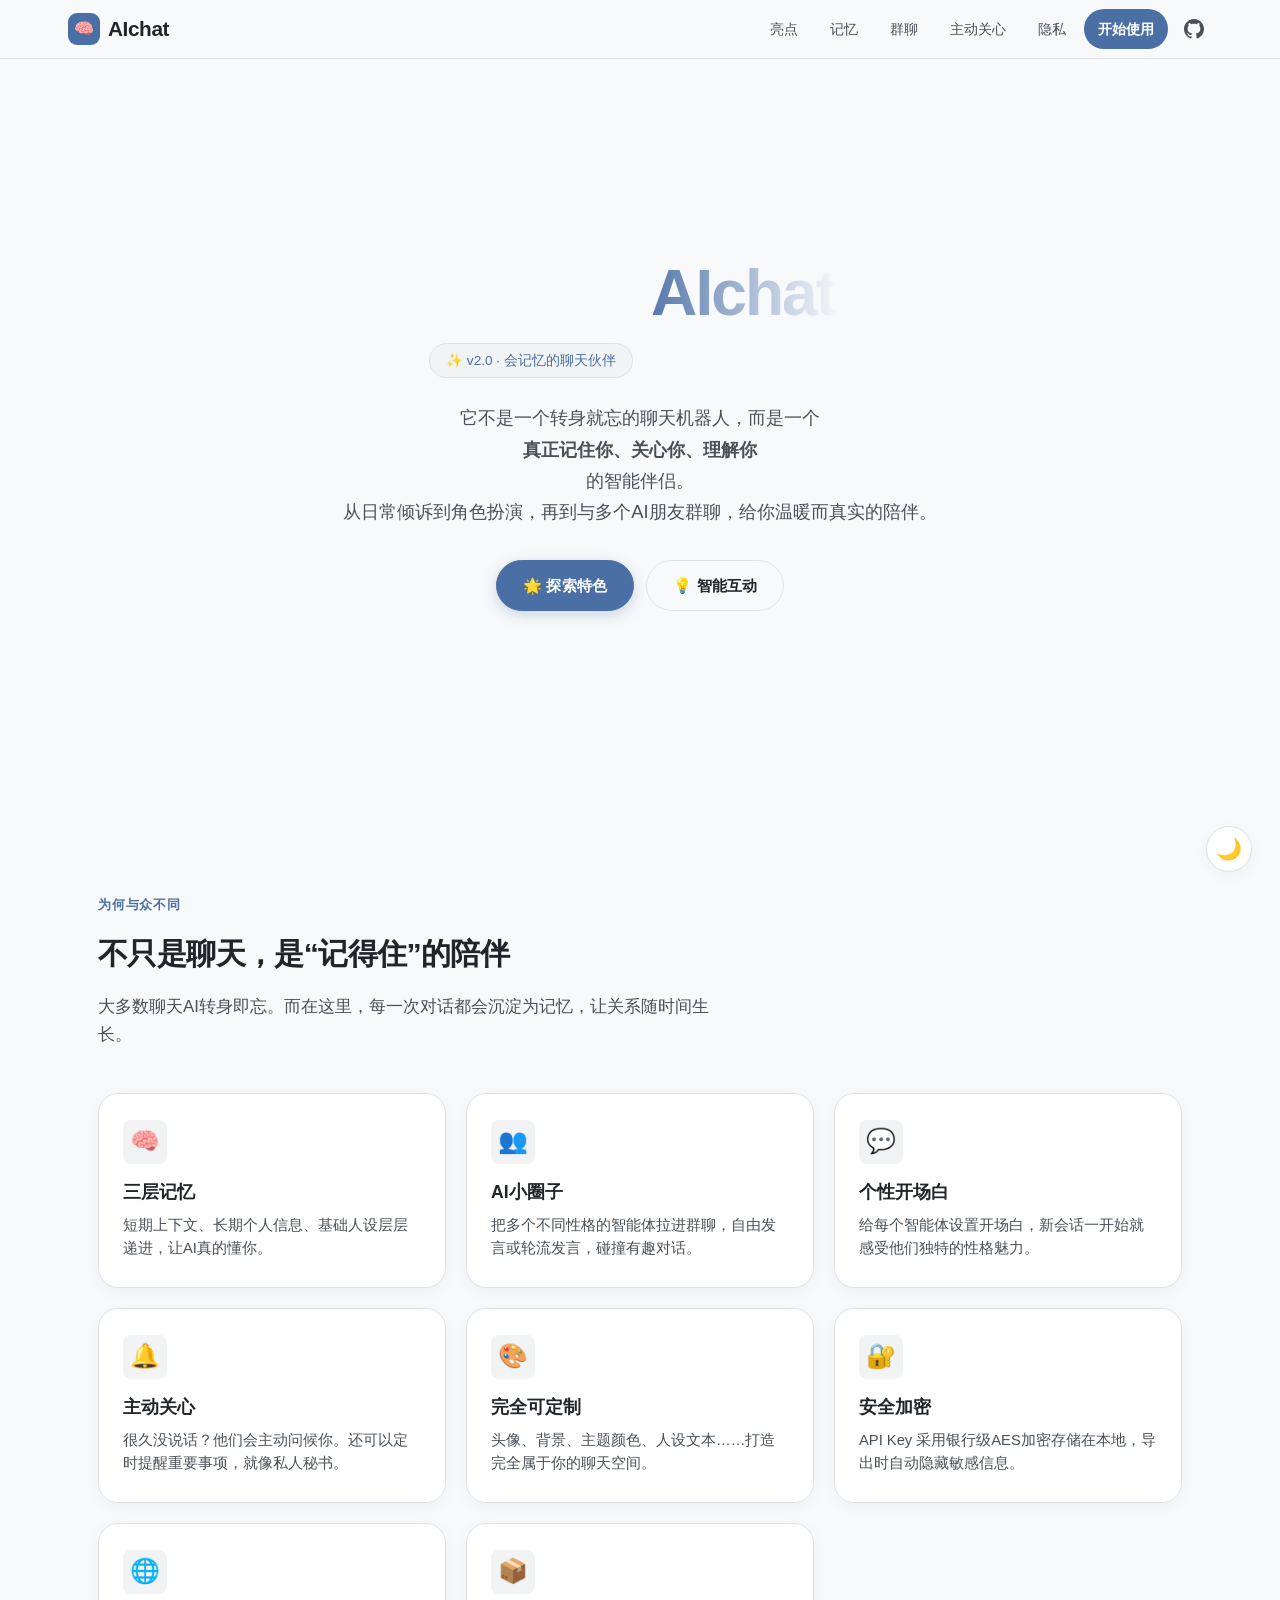
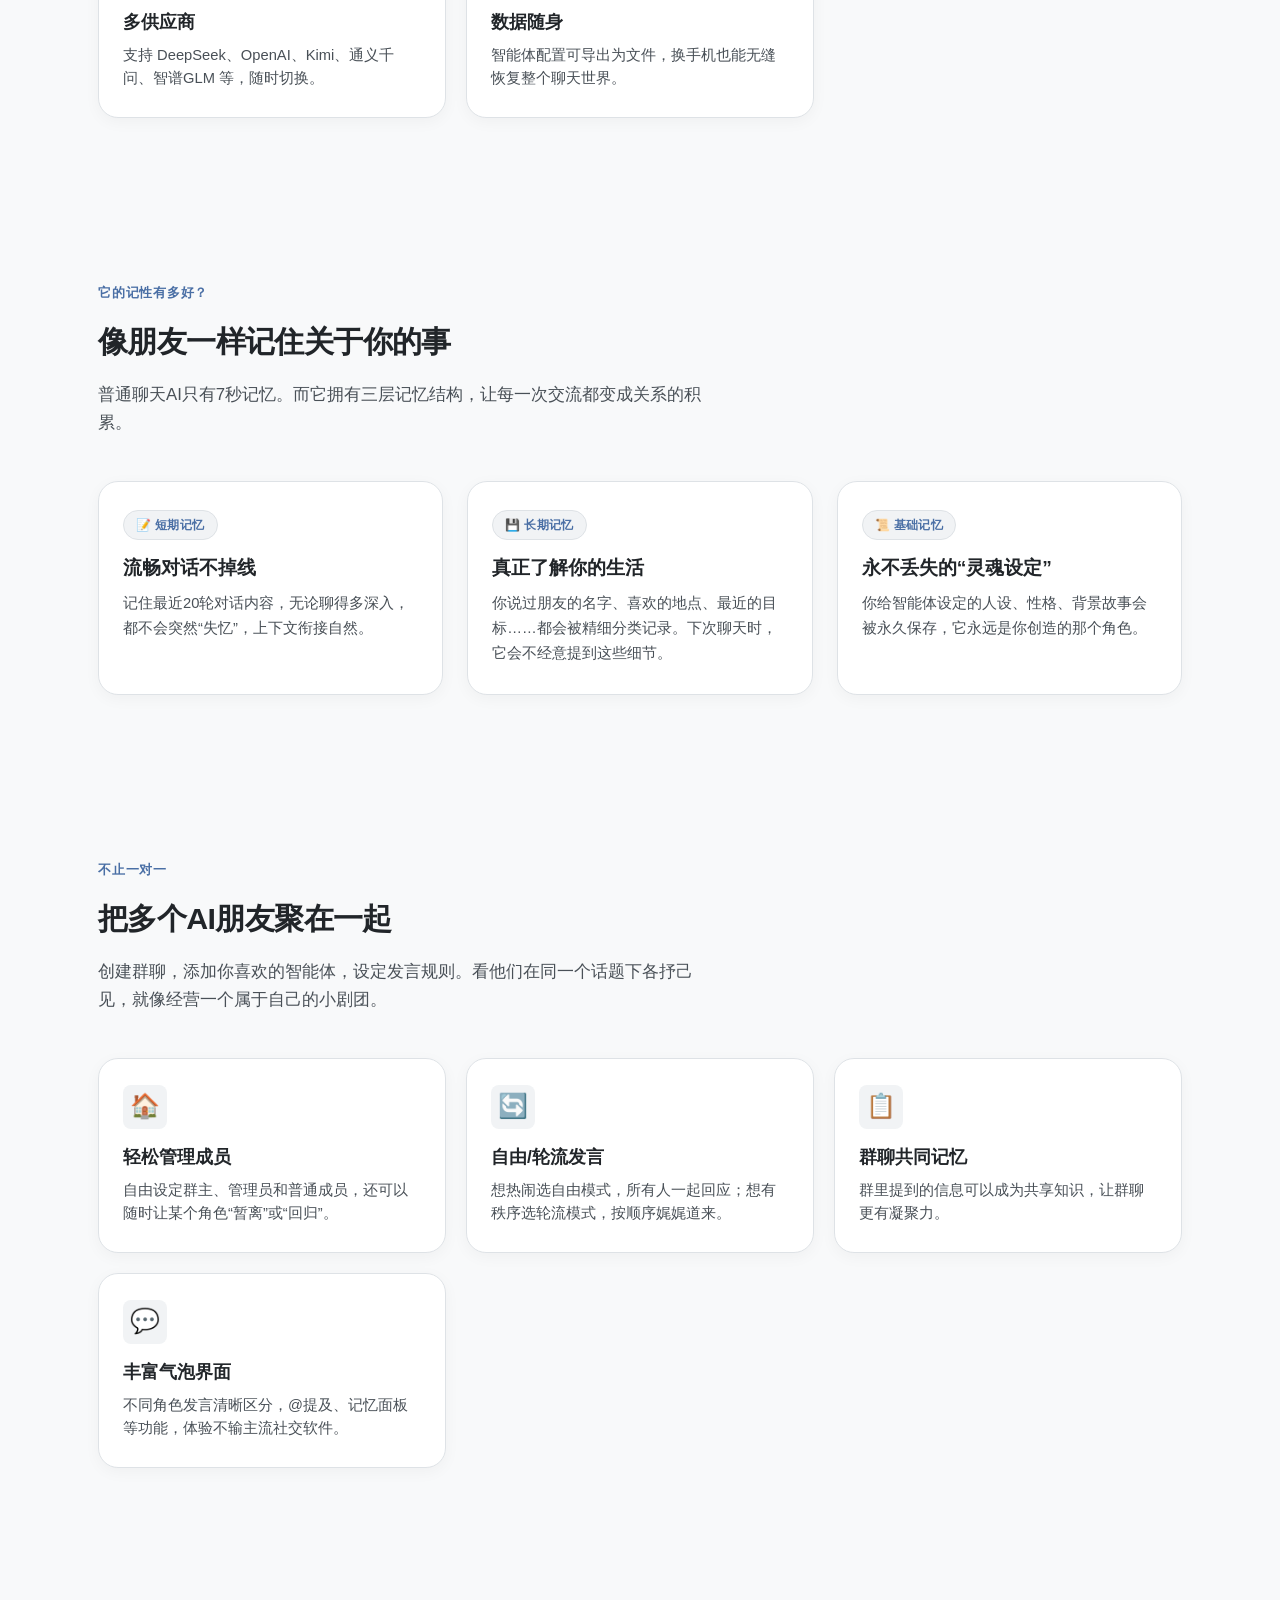
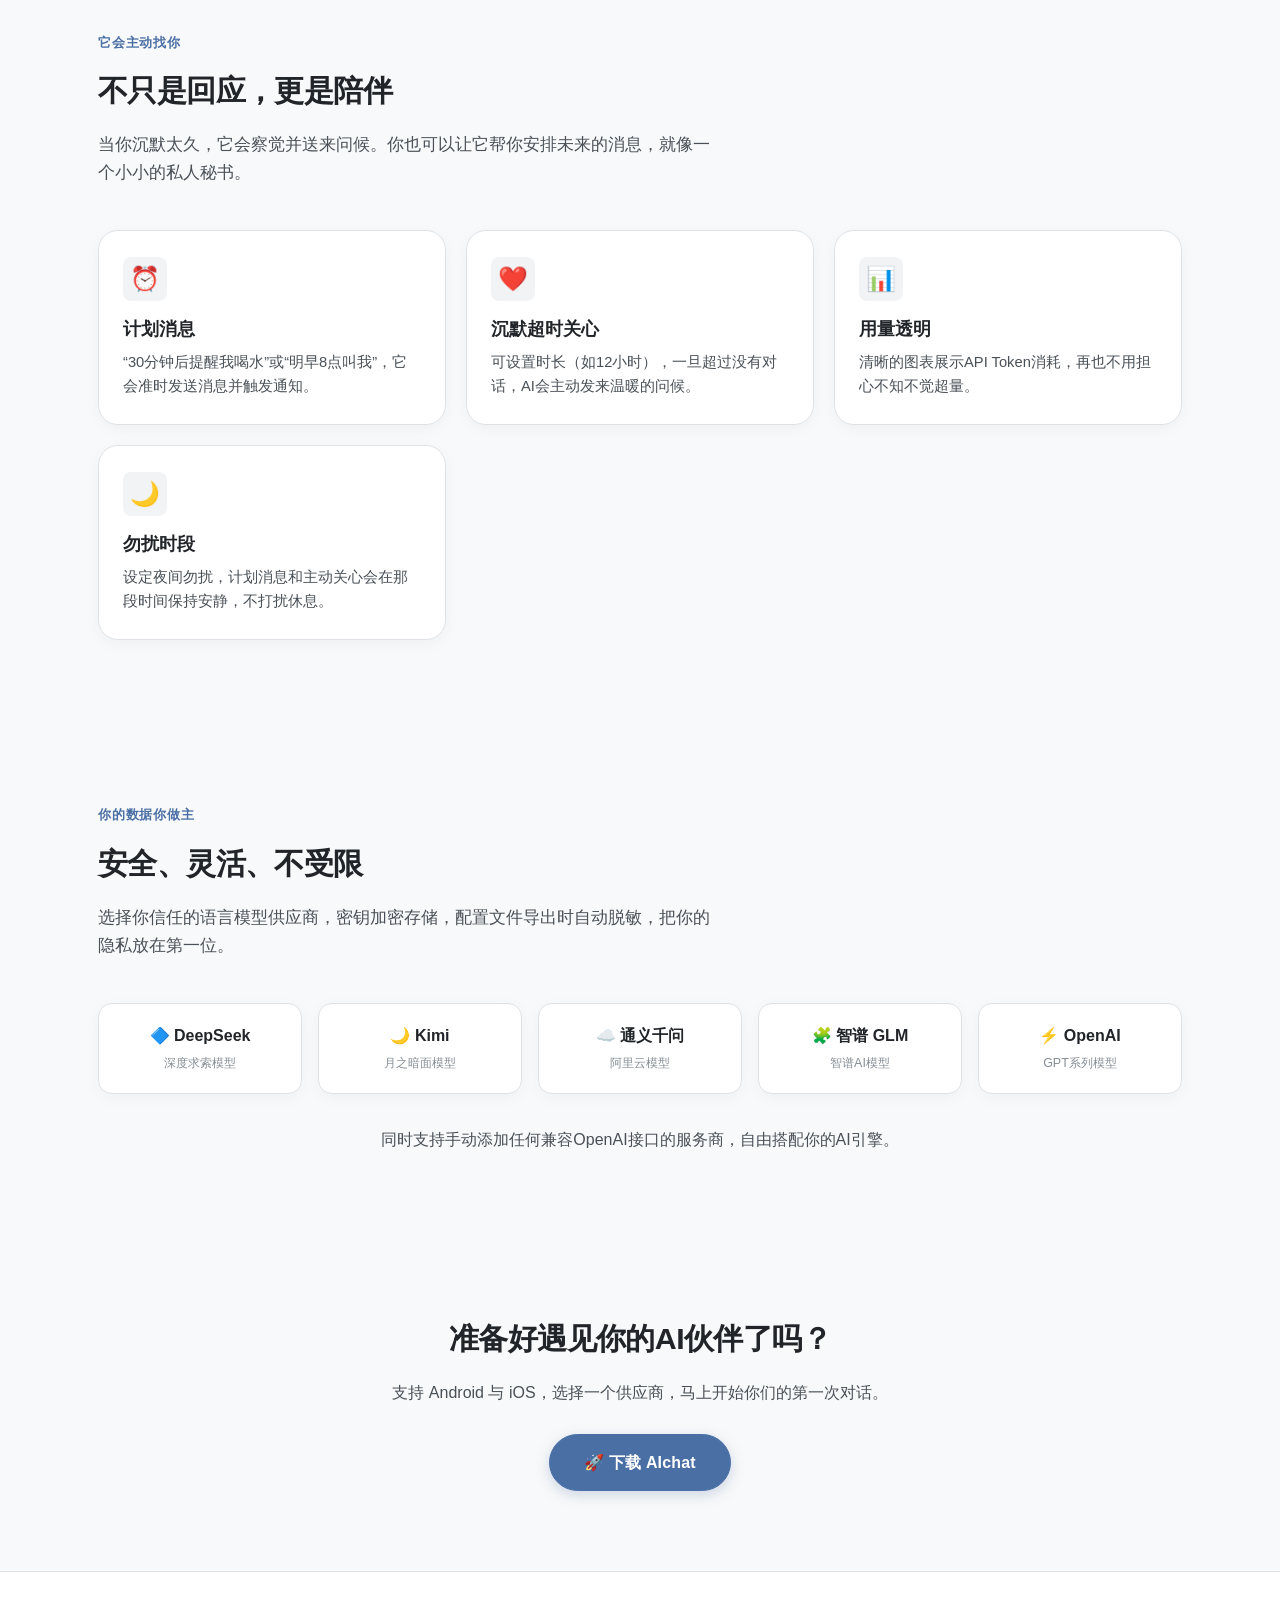
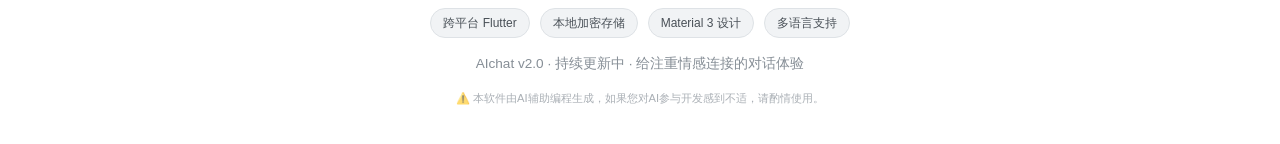
<file: website/main/index.html>
<!DOCTYPE html>
<html lang="zh-CN" data-theme="light">
<head>
    <meta charset="UTF-8">
    <meta name="viewport" content="width=device-width, initial-scale=1.0">
    <title>AIchat — 会记忆的智能聊天伙伴</title>
    <style>
        :root {
            /* 浅色主题 */
            --bg: #f8f9fa;
            --surface: #ffffff;
            --surface2: #f1f3f5;
            --surface3: #e9ecef;
            --primary: #4a6fa5;
            --primary-glow: rgba(74, 111, 165, 0.25);
            --accent: #6c8db0;
            --text: #212529;
            --text2: #495057;
            --text3: #868e96;
            --border: #dee2e6;
            --shadow: 0 4px 16px rgba(0,0,0,0.04);
            --shadow-lg: 0 8px 32px rgba(0,0,0,0.08);
            --radius-sm: 8px;
            --radius: 14px;
            --radius-lg: 20px;
            --transition: 0.25s cubic-bezier(0.4, 0, 0.2, 1);
            --font-sans: 'Inter', 'PingFang SC', 'Noto Sans SC', 'Microsoft YaHei', sans-serif;
        }

        [data-theme="dark"] {
            --bg: #111418;
            --surface: #1a1d23;
            --surface2: #21252b;
            --surface3: #2a2e36;
            --primary: #8ab4d6;
            --primary-glow: rgba(138, 180, 214, 0.25);
            --accent: #a0c0db;
            --text: #e9ecef;
            --text2: #adb5bd;
            --text3: #6c757d;
            --border: #2f3339;
            --shadow: 0 4px 16px rgba(0,0,0,0.3);
            --shadow-lg: 0 8px 32px rgba(0,0,0,0.5);
        }

        * { margin: 0; padding: 0; box-sizing: border-box; }

        html { scroll-behavior: smooth; font-size: 16px; }

        body {
            font-family: var(--font-sans);
            background: var(--bg);
            color: var(--text);
            line-height: 1.7;
            overflow-x: hidden;
            transition: background 0.3s ease, color 0.3s ease;
            -webkit-font-smoothing: antialiased;
        }

        /* 主题切换按钮 */
        .theme-toggle {
            position: fixed;
            bottom: 28px;
            right: 28px;
            z-index: 1100;
            width: 46px;
            height: 46px;
            border-radius: 50%;
            background: var(--surface);
            border: 1px solid var(--border);
            color: var(--text2);
            font-size: 1.3rem;
            display: flex;
            align-items: center;
            justify-content: center;
            cursor: pointer;
            box-shadow: var(--shadow);
            transition: var(--transition);
            backdrop-filter: blur(8px);
            -webkit-backdrop-filter: blur(8px);
        }
        .theme-toggle:hover {
            background: var(--surface2);
            color: var(--text);
            transform: scale(1.08);
            box-shadow: var(--shadow-lg);
        }

        /* 导航栏 */
        .navbar {
            position: fixed;
            top: 0; left: 0; right: 0;
            z-index: 1000;
            background: rgba(248, 249, 250, 0.8);
            backdrop-filter: blur(12px);
            -webkit-backdrop-filter: blur(12px);
            border-bottom: 1px solid var(--border);
            transition: var(--transition);
        }
        [data-theme="dark"] .navbar {
            background: rgba(17, 20, 24, 0.8);
        }
        .navbar-inner {
            max-width: 1200px;
            margin: 0 auto;
            padding: 0 28px;
            height: 58px;
            display: flex;
            align-items: center;
            justify-content: space-between;
        }
        .navbar .logo {
            display: flex;
            align-items: center;
            gap: 8px;
            font-weight: 700;
            font-size: 1.3rem;
            color: var(--text);
            text-decoration: none;
            letter-spacing: -0.02em;
        }
        .logo .icon-dot {
            width: 32px;
            height: 32px;
            border-radius: 9px;
            background: var(--primary);
            display: flex;
            align-items: center;
            justify-content: center;
            color: #fff;
            font-size: 1rem;
            transition: var(--transition);
        }

        /* 导航链接容器 */
        .nav-links {
            display: flex;
            gap: 4px;
            list-style: none;
            align-items: center;
        }
        .nav-links a {
            color: var(--text2);
            text-decoration: none;
            padding: 8px 14px;
            border-radius: 20px;
            font-size: 0.9rem;
            font-weight: 500;
            transition: var(--transition);
            white-space: nowrap;
            display: flex;
            align-items: center;
            gap: 4px;
        }
        .nav-links a:hover {
            color: var(--text);
            background: var(--surface2);
        }
        .nav-links a.nav-cta {
            background: var(--primary);
            color: #fff;
            font-weight: 600;
        }
        .nav-links a.nav-cta:hover {
            opacity: 0.9;
            box-shadow: 0 4px 12px var(--primary-glow);
        }

        /* GitHub 图标 */
        .nav-links .github-link {
            padding: 8px;
            border-radius: 50%;
            margin-left: 4px;
        }
        .nav-links .github-link svg {
            width: 20px;
            height: 20px;
            fill: currentColor;
        }
        .nav-links .github-link:hover {
            background: var(--surface2);
            color: var(--text);
        }

        /* 汉堡菜单按钮 (移动端) */
        .hamburger {
            display: none;
            background: none;
            border: none;
            cursor: pointer;
            padding: 8px;
            border-radius: 8px;
            color: var(--text);
            transition: var(--transition);
        }
        .hamburger:hover {
            background: var(--surface2);
        }
        .hamburger .bar {
            display: block;
            width: 22px;
            height: 2px;
            background: currentColor;
            margin: 5px 0;
            border-radius: 2px;
            transition: 0.3s;
        }
        .hamburger.open .bar:nth-child(1) { transform: translateY(7px) rotate(45deg); }
        .hamburger.open .bar:nth-child(2) { opacity: 0; }
        .hamburger.open .bar:nth-child(3) { transform: translateY(-7px) rotate(-45deg); }

        /* 通用区块 */
        .section {
            position: relative;
            z-index: 1;
            padding: 80px 28px;
            max-width: 1140px;
            margin: 0 auto;
        }
        .section-label {
            display: inline-block;
            font-size: 0.8rem;
            font-weight: 700;
            text-transform: uppercase;
            letter-spacing: 0.06em;
            color: var(--primary);
            margin-bottom: 12px;
        }
        .section h2 {
            font-size: 1.9rem;
            font-weight: 700;
            margin-bottom: 14px;
            letter-spacing: -0.02em;
            color: var(--text);
        }
        .section .section-desc {
            color: var(--text2);
            font-size: 1.05rem;
            max-width: 620px;
            margin-bottom: 44px;
            line-height: 1.65;
        }

        /* Hero */
        .hero {
            min-height: 90vh;
            display: flex;
            align-items: center;
            justify-content: center;
            text-align: center;
            padding: 120px 28px 80px;
        }
        .hero-content { max-width: 720px; }
        .hero .badge {
            display: inline-block;
            padding: 5px 16px;
            border-radius: 50px;
            background: var(--surface2);
            border: 1px solid var(--border);
            color: var(--primary);
            font-size: 0.85rem;
            font-weight: 500;
            margin-bottom: 24px;
        }

        /* 标题打字光照效果 */
        .hero h1 {
            font-size: clamp(2.4rem, 5.5vw, 4rem);
            font-weight: 750;
            letter-spacing: -0.03em;
            margin-bottom: 18px;
            color: var(--text);
            display: inline-block;
            overflow: hidden;
            white-space: nowrap;
            width: 0;
            animation: typing 0.8s steps(6) forwards, glowPulse 2s ease-in-out 0.8s infinite alternate;
            background: linear-gradient(90deg, var(--primary), #fff, var(--primary));
            -webkit-background-clip: text;
            -webkit-text-fill-color: transparent;
            background-clip: text;
            background-size: 200% 100%;
            border-right: 2px solid transparent;
        }
        @keyframes typing {
            from { width: 0; }
            to { width: 6ch; }
        }
        @keyframes glowPulse {
            0% { background-position: 0% 50%; text-shadow: 0 0 8px rgba(74,111,165,0.3); }
            100% { background-position: 100% 50%; text-shadow: 0 0 18px rgba(138,180,214,0.6); }
        }

        .hero .subtitle {
            font-size: 1.15rem;
            color: var(--text2);
            margin-bottom: 32px;
            line-height: 1.7;
            max-width: 600px;
            margin-left: auto; margin-right: auto;
        }
        /* 关键词弹性放大动画 */
        .highlight-text {
            display: inline-block;
            font-weight: 700;
            animation: elasticPop 1.2s cubic-bezier(0.68, -0.55, 0.27, 1.55) 1.2s both;
        }
        @keyframes elasticPop {
            0% { transform: scale(1); opacity: 0; }
            30% { transform: scale(1.25); opacity: 1; }
            50% { transform: scale(0.9); }
            70% { transform: scale(1.05); }
            100% { transform: scale(1); opacity: 1; }
        }

        .btn-group { display: flex; gap: 12px; flex-wrap: wrap; justify-content: center; }
        .btn {
            display: inline-flex;
            align-items: center;
            gap: 8px;
            padding: 12px 26px;
            border-radius: 50px;
            font-weight: 600;
            font-size: 0.95rem;
            text-decoration: none;
            cursor: pointer;
            transition: var(--transition);
            border: 1.5px solid transparent;
            letter-spacing: 0.01em;
            position: relative;
            overflow: hidden;
        }
        .btn-primary {
            background: var(--primary);
            color: #fff;
            border-color: var(--primary);
            box-shadow: 0 4px 14px var(--primary-glow);
        }
        .btn-primary::after {
            content: '';
            position: absolute;
            top: 0; left: -75%;
            width: 50%; height: 100%;
            background: linear-gradient(90deg, transparent, rgba(255,255,255,0.4), transparent);
            transform: skewX(-25deg);
            transition: 0.5s;
        }
        .btn-primary:hover::after {
            left: 120%;
        }
        .btn-primary:hover {
            transform: translateY(-2px);
            box-shadow: 0 8px 24px var(--primary-glow);
        }
        .btn-outline {
            background: transparent;
            color: var(--text);
            border-color: var(--border);
        }
        .btn-outline:hover {
            background: var(--surface2);
            border-color: var(--primary);
        }

        /* 卡片网格 */
        .features-grid {
            display: grid;
            grid-template-columns: repeat(auto-fill, minmax(260px, 1fr));
            gap: 20px;
        }
        .feature-card {
            background: var(--surface);
            border: 1px solid var(--border);
            border-radius: var(--radius-lg);
            padding: 26px 24px;
            box-shadow: var(--shadow);
            opacity: 0;
            transform: translateY(25px);
            transition: opacity 0.5s ease, transform 0.5s ease, box-shadow 0.2s ease, border-color 0.2s ease;
        }
        .feature-card.visible { opacity: 1; transform: translateY(0); }
        .feature-card:hover {
            border-color: var(--primary);
            box-shadow: var(--shadow-lg);
            transform: translateY(-3px);
        }
        .feature-card .icon {
            width: 44px; height: 44px;
            border-radius: var(--radius-sm);
            background: var(--surface2);
            display: flex; align-items: center; justify-content: center;
            font-size: 1.5rem;
            margin-bottom: 14px;
        }
        .feature-card h3 { font-size: 1.1rem; margin-bottom: 6px; font-weight: 650; color: var(--text); }
        .feature-card p { color: var(--text2); font-size: 0.92rem; line-height: 1.6; }

        .memory-tiers {
            display: grid;
            grid-template-columns: repeat(auto-fit, minmax(280px, 1fr));
            gap: 24px;
        }
        .memory-card {
            background: var(--surface);
            border: 1px solid var(--border);
            border-radius: var(--radius-lg);
            padding: 28px 24px;
            box-shadow: var(--shadow);
            opacity: 0;
            transform: translateY(25px);
            transition: opacity 0.5s ease, transform 0.5s ease, box-shadow 0.2s ease, border-color 0.2s ease;
        }
        .memory-card.visible { opacity: 1; transform: translateY(0); }
        .memory-card:hover { border-color: var(--primary); box-shadow: var(--shadow-lg); transform: translateY(-3px); }
        .memory-card .tier-badge {
            display: inline-block;
            padding: 4px 12px;
            border-radius: 50px;
            font-size: 0.75rem; font-weight: 700; letter-spacing: 0.03em;
            margin-bottom: 12px;
            background: var(--surface2);
            color: var(--primary);
            border: 1px solid var(--border);
        }
        .memory-card h3 { font-size: 1.2rem; margin-bottom: 6px; font-weight: 650; }
        .memory-card .specs { color: var(--text2); font-size: 0.92rem; line-height: 1.7; }

        .provider-grid {
            display: grid;
            grid-template-columns: repeat(auto-fill, minmax(170px, 1fr));
            gap: 16px;
        }
        .provider-card {
            background: var(--surface);
            border: 1px solid var(--border);
            border-radius: var(--radius);
            padding: 18px 16px;
            text-align: center;
            box-shadow: var(--shadow);
            opacity: 0;
            transform: translateY(20px);
            transition: opacity 0.5s ease, transform 0.5s ease, box-shadow 0.2s ease;
        }
        .provider-card.visible { opacity: 1; transform: translateY(0); }
        .provider-card:hover { border-color: var(--primary); box-shadow: var(--shadow-lg); transform: translateY(-2px); }
        .provider-card .prov-name { font-weight: 700; font-size: 1rem; color: var(--text); }
        .provider-card .prov-model { color: var(--text3); font-size: 0.78rem; margin-top: 4px; }

        .footer {
            text-align: center;
            padding: 36px 28px;
            border-top: 1px solid var(--border);
            color: var(--text3);
            font-size: 0.85rem;
            background: var(--surface);
        }
        .footer .tech-stack {
            display: flex; flex-wrap: wrap; gap: 10px; justify-content: center; margin-bottom: 14px;
        }
        .footer .tech-stack span {
            background: var(--surface2);
            border: 1px solid var(--border);
            padding: 4px 12px;
            border-radius: 50px;
            font-size: 0.75rem;
            color: var(--text2);
        }
        .footer .disclaimer { margin-top: 14px; font-size: 0.7rem; opacity: 0.7; }

        /* 响应式 */
        @media (max-width: 768px) {
            .navbar-inner { padding: 0 16px; }
            .hero { padding: 100px 16px 50px; min-height: auto; }
            .section { padding: 55px 16px; }
            .section h2 { font-size: 1.5rem; }
            .features-grid { grid-template-columns: 1fr; }

            /* 移动端菜单 */
            .hamburger { display: block; }
            .nav-links {
                position: absolute;
                top: 58px;
                left: 0;
                right: 0;
                background: var(--surface);
                flex-direction: column;
                align-items: stretch;
                gap: 2px;
                padding: 8px 16px;
                border-bottom: 1px solid var(--border);
                box-shadow: var(--shadow-lg);
                transform: translateY(-120%);
                opacity: 0;
                pointer-events: none;
                transition: transform 0.3s ease, opacity 0.3s ease;
            }
            .nav-links.active {
                transform: translateY(0);
                opacity: 1;
                pointer-events: auto;
            }
            .nav-links a {
                padding: 12px 16px;
                border-radius: 12px;
            }
        }
    </style>
</head>
<body>
    <nav class="navbar">
        <div class="navbar-inner">
            <a href="#" class="logo">
                <span class="icon-dot">🧠</span>
                AIchat
            </a>
            <button class="hamburger" id="hamburgerBtn" aria-label="菜单">
                <span class="bar"></span>
                <span class="bar"></span>
                <span class="bar"></span>
            </button>
            <ul class="nav-links" id="navLinks">
                <li><a href="#features">亮点</a></li>
                <li><a href="#memory">记忆</a></li>
                <li><a href="#group">群聊</a></li>
                <li><a href="#smart">主动关心</a></li>
                <li><a href="#privacy">隐私</a></li>
                <li><a href="#get-started" class="nav-cta">开始使用</a></li>
                <li>
                    <a href="https://github.com/AIEgirl/AIchat" target="_blank" rel="noopener noreferrer" class="github-link" aria-label="GitHub 仓库">
                        <svg viewBox="0 0 24 24" xmlns="http://www.w3.org/2000/svg">
                            <path d="M12 0C5.37 0 0 5.37 0 12c0 5.3 3.438 9.8 8.205 11.385.6.113.82-.258.82-.577 0-.285-.01-1.04-.015-2.04-3.338.724-4.042-1.61-4.042-1.61-.546-1.385-1.335-1.755-1.335-1.755-1.087-.744.084-.729.084-.729 1.205.084 1.838 1.236 1.838 1.236 1.07 1.835 2.809 1.305 3.495.998.108-.776.417-1.305.76-1.605-2.665-.3-5.466-1.332-5.466-5.93 0-1.31.465-2.38 1.235-3.22-.135-.303-.54-1.523.105-3.176 0 0 1.005-.322 3.3 1.23.96-.267 1.98-.399 3-.405 1.02.006 2.04.138 3 .405 2.28-1.552 3.285-1.23 3.285-1.23.645 1.653.24 2.873.12 3.176.765.84 1.23 1.91 1.23 3.22 0 4.61-2.805 5.625-5.475 5.92.42.36.81 1.096.81 2.22 0 1.605-.015 2.905-.015 3.3 0 .315.21.69.825.57C20.565 21.795 24 17.295 24 12c0-6.63-5.37-12-12-12z"/>
                        </svg>
                    </a>
                </li>
            </ul>
        </div>
    </nav>

    <button class="theme-toggle" id="themeToggle" aria-label="切换主题">🌓</button>

    <section class="hero">
        <div class="hero-content">
            <span class="badge">✨ v2.0 · 会记忆的聊天伙伴</span>
            <h1>AIchat</h1>
            <p class="subtitle">
                它不是一个转身就忘的聊天机器人，而是一个<br>
                <span class="highlight-text">真正记住你、关心你、理解你</span><br>
                的智能伴侣。<br>
                从日常倾诉到角色扮演，再到与多个AI朋友群聊，给你温暖而真实的陪伴。
            </p>
            <div class="btn-group">
                <a href="#features" class="btn btn-primary">🌟 探索特色</a>
                <a href="#smart" class="btn btn-outline">💡 智能互动</a>
            </div>
        </div>
    </section>

    <section class="section" id="features">
        <span class="section-label">为何与众不同</span>
        <h2>不只是聊天，是“记得住”的陪伴</h2>
        <p class="section-desc">大多数聊天AI转身即忘。而在这里，每一次对话都会沉淀为记忆，让关系随时间生长。</p>
        <div class="features-grid">
            <div class="feature-card"><div class="icon">🧠</div><h3>三层记忆</h3><p>短期上下文、长期个人信息、基础人设层层递进，让AI真的懂你。</p></div>
            <div class="feature-card"><div class="icon">👥</div><h3>AI小圈子</h3><p>把多个不同性格的智能体拉进群聊，自由发言或轮流发言，碰撞有趣对话。</p></div>
            <div class="feature-card"><div class="icon">💬</div><h3>个性开场白</h3><p>给每个智能体设置开场白，新会话一开始就感受他们独特的性格魅力。</p></div>
            <div class="feature-card"><div class="icon">🔔</div><h3>主动关心</h3><p>很久没说话？他们会主动问候你。还可以定时提醒重要事项，就像私人秘书。</p></div>
            <div class="feature-card"><div class="icon">🎨</div><h3>完全可定制</h3><p>头像、背景、主题颜色、人设文本……打造完全属于你的聊天空间。</p></div>
            <div class="feature-card"><div class="icon">🔐</div><h3>安全加密</h3><p>API Key 采用银行级AES加密存储在本地，导出时自动隐藏敏感信息。</p></div>
            <div class="feature-card"><div class="icon">🌐</div><h3>多供应商</h3><p>支持 DeepSeek、OpenAI、Kimi、通义千问、智谱GLM 等，随时切换。</p></div>
            <div class="feature-card"><div class="icon">📦</div><h3>数据随身</h3><p>智能体配置可导出为文件，换手机也能无缝恢复整个聊天世界。</p></div>
        </div>
    </section>

    <section class="section" id="memory">
        <span class="section-label">它的记性有多好？</span>
        <h2>像朋友一样记住关于你的事</h2>
        <p class="section-desc">普通聊天AI只有7秒记忆。而它拥有三层记忆结构，让每一次交流都变成关系的积累。</p>
        <div class="memory-tiers">
            <div class="memory-card">
                <span class="tier-badge">📝 短期记忆</span>
                <h3>流畅对话不掉线</h3>
                <p class="specs">记住最近20轮对话内容，无论聊得多深入，都不会突然“失忆”，上下文衔接自然。</p>
            </div>
            <div class="memory-card">
                <span class="tier-badge">💾 长期记忆</span>
                <h3>真正了解你的生活</h3>
                <p class="specs">你说过朋友的名字、喜欢的地点、最近的目标……都会被精细分类记录。下次聊天时，它会不经意提到这些细节。</p>
            </div>
            <div class="memory-card">
                <span class="tier-badge">📜 基础记忆</span>
                <h3>永不丢失的“灵魂设定”</h3>
                <p class="specs">你给智能体设定的人设、性格、背景故事会被永久保存，它永远是你创造的那个角色。</p>
            </div>
        </div>
    </section>

    <section class="section" id="group">
        <span class="section-label">不止一对一</span>
        <h2>把多个AI朋友聚在一起</h2>
        <p class="section-desc">创建群聊，添加你喜欢的智能体，设定发言规则。看他们在同一个话题下各抒己见，就像经营一个属于自己的小剧团。</p>
        <div class="features-grid">
            <div class="feature-card"><div class="icon">🏠</div><h3>轻松管理成员</h3><p>自由设定群主、管理员和普通成员，还可以随时让某个角色“暂离”或“回归”。</p></div>
            <div class="feature-card"><div class="icon">🔄</div><h3>自由/轮流发言</h3><p>想热闹选自由模式，所有人一起回应；想有秩序选轮流模式，按顺序娓娓道来。</p></div>
            <div class="feature-card"><div class="icon">📋</div><h3>群聊共同记忆</h3><p>群里提到的信息可以成为共享知识，让群聊更有凝聚力。</p></div>
            <div class="feature-card"><div class="icon">💬</div><h3>丰富气泡界面</h3><p>不同角色发言清晰区分，@提及、记忆面板等功能，体验不输主流社交软件。</p></div>
        </div>
    </section>

    <section class="section" id="smart">
        <span class="section-label">它会主动找你</span>
        <h2>不只是回应，更是陪伴</h2>
        <p class="section-desc">当你沉默太久，它会察觉并送来问候。你也可以让它帮你安排未来的消息，就像一个小小的私人秘书。</p>
        <div class="features-grid">
            <div class="feature-card"><div class="icon">⏰</div><h3>计划消息</h3><p>“30分钟后提醒我喝水”或“明早8点叫我”，它会准时发送消息并触发通知。</p></div>
            <div class="feature-card"><div class="icon">❤️</div><h3>沉默超时关心</h3><p>可设置时长（如12小时），一旦超过没有对话，AI会主动发来温暖的问候。</p></div>
            <div class="feature-card"><div class="icon">📊</div><h3>用量透明</h3><p>清晰的图表展示API Token消耗，再也不用担心不知不觉超量。</p></div>
            <div class="feature-card"><div class="icon">🌙</div><h3>勿扰时段</h3><p>设定夜间勿扰，计划消息和主动关心会在那段时间保持安静，不打扰休息。</p></div>
        </div>
    </section>

    <section class="section" id="privacy">
        <span class="section-label">你的数据你做主</span>
        <h2>安全、灵活、不受限</h2>
        <p class="section-desc">选择你信任的语言模型供应商，密钥加密存储，配置文件导出时自动脱敏，把你的隐私放在第一位。</p>
        <div class="provider-grid">
            <div class="provider-card"><div class="prov-name">🔷 DeepSeek</div><div class="prov-model">深度求索模型</div></div>
            <div class="provider-card"><div class="prov-name">🌙 Kimi</div><div class="prov-model">月之暗面模型</div></div>
            <div class="provider-card"><div class="prov-name">☁️ 通义千问</div><div class="prov-model">阿里云模型</div></div>
            <div class="provider-card"><div class="prov-name">🧩 智谱 GLM</div><div class="prov-model">智谱AI模型</div></div>
            <div class="provider-card"><div class="prov-name">⚡ OpenAI</div><div class="prov-model">GPT系列模型</div></div>
        </div>
        <p style="text-align:center; margin-top:32px; color:var(--text2);">同时支持手动添加任何兼容OpenAI接口的服务商，自由搭配你的AI引擎。</p>
    </section>

    <section class="section" id="get-started" style="text-align:center;">
        <h2>准备好遇见你的AI伙伴了吗？</h2>
        <p style="color:var(--text2);margin-bottom:28px;">支持 Android 与 iOS，选择一个供应商，马上开始你们的第一次对话。</p>
        <a href="#" class="btn btn-primary" style="font-size:1rem;padding:14px 34px;">🚀 下载 AIchat</a>
    </section>

    <footer class="footer">
        <div class="tech-stack">
            <span>跨平台 Flutter</span>
            <span>本地加密存储</span>
            <span>Material 3 设计</span>
            <span>多语言支持</span>
        </div>
        <p>AIchat v2.0 · 持续更新中 · 给注重情感连接的对话体验</p>
        <div class="disclaimer">
            ⚠️ 本软件由AI辅助编程生成，如果您对AI参与开发感到不适，请酌情使用。
        </div>
    </footer>

    <script>
        (function() {
            // 主题切换
            const html = document.documentElement;
            const toggleBtn = document.getElementById('themeToggle');
            const savedTheme = localStorage.getItem('theme') || 'light';
            html.setAttribute('data-theme', savedTheme);
            updateToggleIcon(savedTheme);

            toggleBtn.addEventListener('click', () => {
                const current = html.getAttribute('data-theme');
                const next = current === 'light' ? 'dark' : 'light';
                html.setAttribute('data-theme', next);
                localStorage.setItem('theme', next);
                updateToggleIcon(next);
            });

            function updateToggleIcon(theme) {
                toggleBtn.textContent = theme === 'light' ? '🌙' : '☀️';
            }

            // 汉堡菜单
            const hamburger = document.getElementById('hamburgerBtn');
            const navLinks = document.getElementById('navLinks');
            hamburger.addEventListener('click', () => {
                hamburger.classList.toggle('open');
                navLinks.classList.toggle('active');
            });

            // 点击导航链接后关闭菜单
            navLinks.querySelectorAll('a').forEach(link => {
                link.addEventListener('click', () => {
                    hamburger.classList.remove('open');
                    navLinks.classList.remove('active');
                });
            });

            // 滚动渐显动画
            const observerOptions = {
                threshold: 0.15,
                rootMargin: '0px 0px -30px 0px'
            };
            const observer = new IntersectionObserver((entries) => {
                entries.forEach(entry => {
                    if (entry.isIntersecting) {
                        entry.target.classList.add('visible');
                        observer.unobserve(entry.target);
                    }
                });
            }, observerOptions);

            const animElements = document.querySelectorAll('.feature-card, .memory-card, .provider-card');
            animElements.forEach(el => observer.observe(el));

            window.addEventListener('load', () => {
                animElements.forEach(el => {
                    const rect = el.getBoundingClientRect();
                    if (rect.top < window.innerHeight - 50) {
                        el.classList.add('visible');
                        observer.unobserve(el);
                    }
                });
            });
        })();
    </script>
</body>
</html>
</file>
